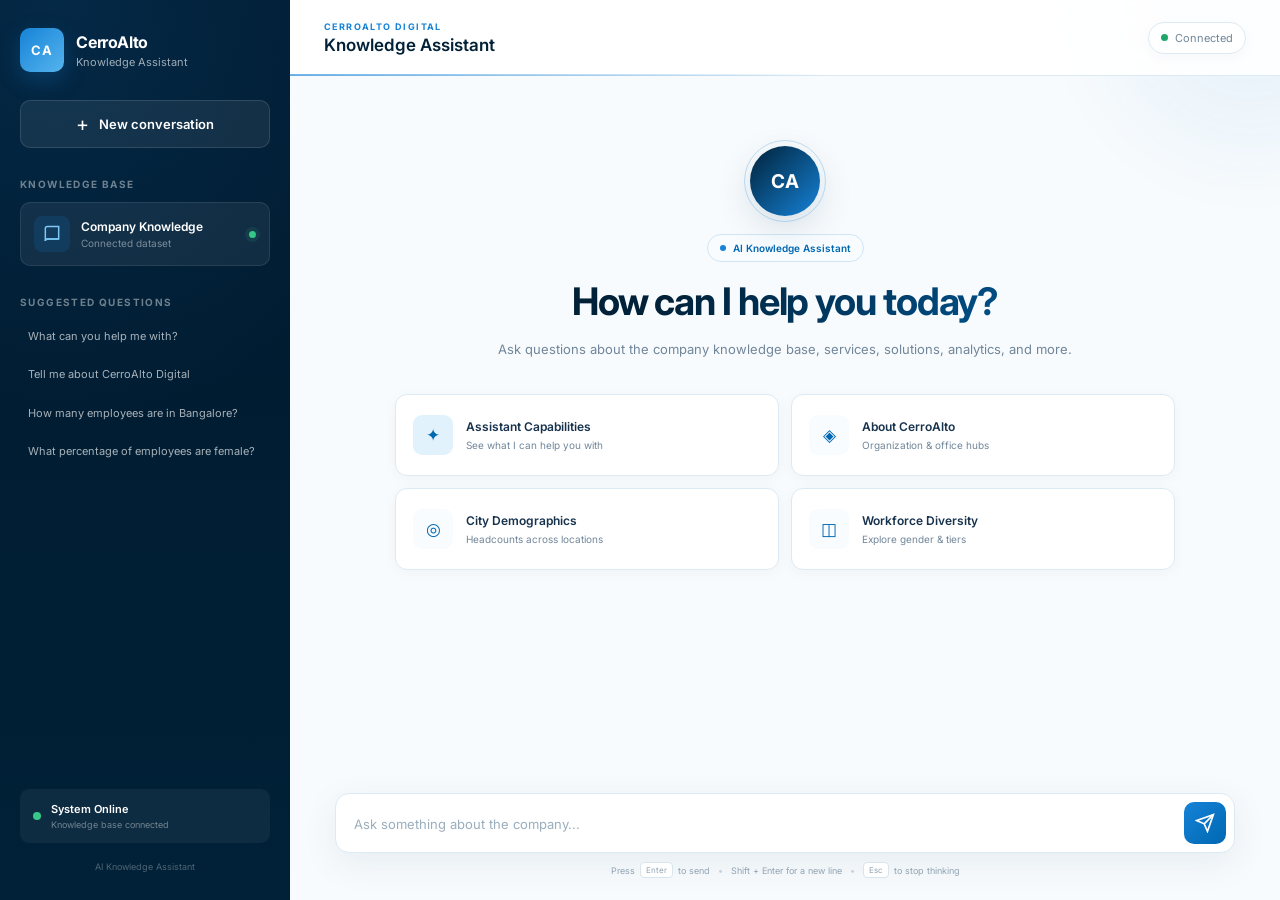
<file: index.html>
<!DOCTYPE html>
<html lang="en">
<head>
    <meta charset="UTF-8">
    <meta name="viewport" content="width=device-width, initial-scale=1.0">
    <meta name="description" content="CerroAlto Digital AI Knowledge Assistant - Instant enterprise answers and employee insights powered by RAG and analytics.">

    <title>CerroAlto Knowledge Assistant</title>

    <link rel="preconnect" href="https://fonts.googleapis.com">
    <link rel="preconnect" href="https://fonts.gstatic.com" crossorigin>

    <link
        href="https://fonts.googleapis.com/css2?family=Inter:wght@400;500;600;700&display=swap"
        rel="stylesheet"
    >

    <link rel="stylesheet" href="style.css">
</head>

<body>

<div class="app">

    <!-- ================= SIDEBAR ================= -->

    <aside class="sidebar">

        <div class="sidebar-top">

            <!-- Brand -->
            <div class="brand">

                <div class="brand-mark">
                    CA
                </div>

                <div class="brand-text">
                    <h1>CerroAlto</h1>
                    <span>Knowledge Assistant</span>
                </div>

            </div>


            <!-- New Chat -->
            <button class="new-chat-btn" onclick="newChat()">

                <span class="plus-icon">+</span>

                <span>New conversation</span>

            </button>


            <!-- Knowledge Base -->
            <div class="sidebar-section">

                <div class="section-label">
                    KNOWLEDGE BASE
                </div>

                <div class="dataset-card">

                    <div class="dataset-icon">
                        <svg
                            width="20"
                            height="20"
                            viewBox="0 0 24 24"
                            fill="none"
                            stroke="currentColor"
                            stroke-width="1.8"
                        >
                            <path d="M4 5.5A2.5 2.5 0 0 1 6.5 3H20v15H6.5A2.5 2.5 0 0 0 4 20.5v-15Z"/>
                            <path d="M4 20.5A2.5 2.5 0 0 1 6.5 18H20"/>
                        </svg>
                    </div>

                    <div class="dataset-info">

                        <strong>Company Knowledge</strong>

                        <span>Connected dataset</span>

                    </div>

                    <div class="status-dot"></div>

                </div>

            </div>


            <!-- Suggested Questions -->

            <div class="sidebar-section">

                <div class="section-label">
                    SUGGESTED QUESTIONS
                </div>

                <div class="sidebar-suggestions">

                    <button onclick="useExample('What can you help me with?')">
                        What can you help me with?
                    </button>

                    <button onclick="useExample('Tell me about CerroAlto Digital')">
                        Tell me about CerroAlto Digital
                    </button>

                    <button onclick="useExample('How many employees are in Bangalore?')">
                        How many employees are in Bangalore?
                    </button>

                    <button onclick="useExample('What percentage of employees are female?')">
                        What percentage of employees are female?
                    </button>

                </div>

            </div>

        </div>


        <!-- Sidebar bottom -->

        <div class="sidebar-bottom">

            <div class="system-status">

                <span class="status-indicator"></span>

                <div>
                    <strong>System Online</strong>
                    <small>Knowledge base connected</small>
                </div>

            </div>

            <div class="sidebar-footer">
                AI Knowledge Assistant
            </div>

        </div>

    </aside>


    <!-- ================= MAIN AREA ================= -->

    <main class="main">

        <!-- Background decoration -->

        <div class="background-shape shape-one"></div>
        <div class="background-shape shape-two"></div>


        <!-- Header -->

        <header class="topbar">

            <div class="mobile-menu" onclick="toggleSidebar()">
                ☰
            </div>

            <div class="header-title">

                <span class="header-eyebrow">
                    CERROALTO DIGITAL
                </span>

                <h2>Knowledge Assistant</h2>

            </div>


            <div class="connection-status">

                <span class="connection-dot"></span>

                <span>Connected</span>

            </div>

        </header>


        <!-- Chat -->

        <section class="chat-container" id="chatContainer">

            <!-- Welcome -->

            <div class="welcome" id="welcome">

                <div class="welcome-mark">
                    CA
                </div>

                <div class="welcome-badge">

                    <span class="badge-dot"></span>

                    AI Knowledge Assistant

                </div>

                <h1>
                    How can I help you today?
                </h1>

                <p>
                    Ask questions about the company knowledge base,
                    services, solutions, analytics, and more.
                </p>


                <!-- Suggestion cards -->

                <div class="suggestion-grid">

                    <button
                        class="suggestion-card"
                        onclick="useExample('What can you help me with?')"
                    >

                        <div class="suggestion-icon blue">
                            ✦
                        </div>

                        <div>
                            <strong>Assistant Capabilities</strong>
                            <span>See what I can help you with</span>
                        </div>

                    </button>


                    <button
                        class="suggestion-card"
                        onclick="useExample('Tell me about CerroAlto Digital')"
                    >

                        <div class="suggestion-icon">
                            ◈
                        </div>

                        <div>
                            <strong>About CerroAlto</strong>
                            <span>Organization & office hubs</span>
                        </div>

                    </button>


                    <button
                        class="suggestion-card"
                        onclick="useExample('How many employees are in Bangalore?')"
                    >

                        <div class="suggestion-icon">
                            ◎
                        </div>

                        <div>
                            <strong>City Demographics</strong>
                            <span>Headcounts across locations</span>
                        </div>

                    </button>


                    <button
                        class="suggestion-card"
                        onclick="useExample('What percentage of employees are female?')"
                    >

                        <div class="suggestion-icon">
                            ◫
                        </div>

                        <div>
                            <strong>Workforce Diversity</strong>
                            <span>Explore gender & tiers</span>
                        </div>

                    </button>

                </div>

            </div>


            <!-- Messages -->

            <div
                class="chat-messages"
                id="chatMessages"
            ></div>

        </section>


        <!-- ================= INPUT AREA ================= -->

        <div class="input-wrapper">

            <!-- Stop Generating / Thinking Button Container -->
            <div class="stop-generating-container" id="stopContainer" style="display: none;">
                <button
                    type="button"
                    class="stop-button-pill"
                    id="stopPillButton"
                    onclick="stopThinking()"
                    aria-label="Stop thinking"
                    title="Stop thinking (Esc)"
                >
                    <svg
                        class="stop-pill-icon"
                        width="12"
                        height="12"
                        viewBox="0 0 24 24"
                        fill="currentColor"
                        aria-hidden="true"
                    >
                        <rect x="5" y="5" width="14" height="14" rx="2"></rect>
                    </svg>
                    <span>Stop thinking</span>
                </button>
            </div>

            <div class="input-container">

                <textarea
                    id="questionInput"
                    placeholder="Ask something about the company..."
                    rows="1"
                    onkeydown="handleKey(event)"
                ></textarea>


                <button
                    class="send-button"
                    id="sendButton"
                    onclick="handleSendOrStop()"
                    aria-label="Send question"
                    title="Send question"
                >

                    <svg
                        class="send-icon"
                        width="20"
                        height="20"
                        viewBox="0 0 24 24"
                        fill="none"
                        stroke="currentColor"
                        stroke-width="2"
                        aria-hidden="true"
                    >
                        <path d="M22 2L11 13"></path>
                        <path d="M22 2L15 22L11 13L2 9L22 2Z"></path>
                    </svg>

                    <svg
                        class="stop-icon"
                        width="16"
                        height="16"
                        viewBox="0 0 24 24"
                        fill="currentColor"
                        style="display: none;"
                        aria-hidden="true"
                    >
                        <rect x="5" y="5" width="14" height="14" rx="2"></rect>
                    </svg>

                </button>

            </div>


            <div class="input-hint">

                <span>Press</span>

                <kbd>Enter</kbd>

                <span>to send</span>

                <span class="separator">•</span>

                <span>Shift + Enter for a new line</span>

                <span class="separator">•</span>

                <kbd>Esc</kbd>

                <span>to stop thinking</span>

            </div>

        </div>

    </main>

</div>


<script src="script.js"></script>

</body>
</html>
</file>
<file: style.css>
/* =========================================================
   CERROALTO KNOWLEDGE ASSISTANT
   Corporate Light Blue Theme
   ========================================================= */


/* ================= COLOR SYSTEM (UNCHANGED) ================= */

:root {

    --ca-primary: #1683D8;

    --ca-primary-dark: #0067B1;

    --ca-navy: #002138;

    --ca-deep-navy: #01192d;

    --ca-text: #17324D;

    --ca-muted: #71869A;

    --ca-light-blue: #f8fcff;

    --ca-pale-blue: #F5FAFE;

    --ca-background: #F8FBFD;

    --ca-white: #FFFFFF;

    --ca-border: #DCEAF4;

    --ca-success: #20A66A;

    --ca-shadow:
        0 8px 30px rgba(0, 59, 100, 0.07);

    --ca-shadow-hover:
        0 14px 35px rgba(0, 59, 100, 0.12);

}


/* ================= RESET ================= */

* {
    margin: 0;
    padding: 0;
    box-sizing: border-box;
}


html,
body {
    width: 100%;
    height: 100%;
}


body {

    font-family: "Inter", Arial, sans-serif;

    background:
        radial-gradient(
            circle at 80% 10%,
            rgba(22, 131, 216, 0.07),
            transparent 30%
        ),
        var(--ca-background);

    color: var(--ca-text);

    overflow: hidden;

    -webkit-font-smoothing: antialiased;
}


::selection {

    background: rgba(22, 131, 216, 0.15);

}


button:focus-visible,
textarea:focus-visible {

    outline: 2px solid var(--ca-primary);

    outline-offset: 2px;

}


/* ================= APP ================= */

.app {

    display: flex;

    width: 100%;
    height: 100vh;

}


/* =========================================================
   SIDEBAR
   ========================================================= */

.sidebar {

    width: 290px;

    height: 100vh;

    display: flex;
    flex-direction: column;
    justify-content: space-between;

    background:
        linear-gradient(
            180deg,
            var(--ca-deep-navy),
            var(--ca-navy)
        );

    color: white;

    padding: 28px 20px;

    position: relative;

    z-index: 10;

    overflow-y: auto;

}


/* Soft glow at the top of the sidebar */

.sidebar::before {

    content: "";

    position: absolute;

    inset: 0;

    pointer-events: none;

    background:
        radial-gradient(
            circle at 20% 0%,
            rgba(22, 131, 216, 0.15),
            transparent 45%
        );

}


.sidebar > * {

    position: relative;

}


/* ================= BRAND ================= */

.brand {

    display: flex;

    align-items: center;

    gap: 12px;

    margin-bottom: 28px;

}


.brand-mark {

    width: 44px;
    height: 44px;

    border-radius: 10px;

    display: flex;
    align-items: center;
    justify-content: center;

    background:
        linear-gradient(
            135deg,
            #1683D8,
            #55B4ED
        );

    color: white;

    font-size: 13px;

    font-weight: 700;

    letter-spacing: 1px;

    box-shadow:
        0 8px 22px rgba(22, 131, 216, 0.25);

    transition: transform 0.3s ease;

}


.brand:hover .brand-mark {

    transform: rotate(-4deg) scale(1.05);

}


.brand-text h1 {

    font-size: 16px;

    font-weight: 700;

    letter-spacing: -0.2px;

}


.brand-text span {

    display: block;

    margin-top: 3px;

    font-size: 11px;

    color: rgba(255, 255, 255, 0.62);

}


/* ================= NEW CHAT ================= */

.new-chat-btn {

    width: 100%;

    height: 48px;

    border: 1px solid rgba(255,255,255,0.12);

    border-radius: 10px;

    background: rgba(255,255,255,0.07);

    color: white;

    display: flex;

    align-items: center;

    justify-content: center;

    gap: 10px;

    font-family: inherit;

    font-size: 13px;

    font-weight: 600;

    cursor: pointer;

    transition: 0.25s ease;

}


.new-chat-btn:hover {

    background: rgba(255,255,255,0.13);

    border-color: rgba(255,255,255,0.22);

    transform: translateY(-1px);

}


.new-chat-btn:active {

    transform: translateY(0);

}


.plus-icon {

    font-size: 20px;

    font-weight: 400;

    line-height: 1;

    transition: transform 0.3s ease;

}


.new-chat-btn:hover .plus-icon {

    transform: rotate(90deg);

}


/* ================= SIDEBAR SECTIONS ================= */

.sidebar-section {

    margin-top: 30px;

}


.section-label {

    color: rgba(255,255,255,0.43);

    font-size: 10px;

    font-weight: 700;

    letter-spacing: 1.4px;

    margin-bottom: 12px;

}


/* ================= DATASET CARD ================= */

.dataset-card {

    display: flex;

    align-items: center;

    gap: 11px;

    padding: 13px;

    border-radius: 10px;

    background: rgba(255,255,255,0.065);

    border: 1px solid rgba(255,255,255,0.09);

    transition: 0.25s ease;

}


.dataset-card:hover {

    background: rgba(255,255,255,0.09);

    border-color: rgba(255,255,255,0.16);

}


.dataset-icon {

    width: 36px;
    height: 36px;

    border-radius: 8px;

    display: flex;
    align-items: center;
    justify-content: center;

    color: #7CC7F5;

    background: rgba(22,131,216,0.15);

}


.dataset-info {

    flex: 1;

}


.dataset-info strong {

    display: block;

    font-size: 12px;

    font-weight: 600;

}


.dataset-info span {

    display: block;

    margin-top: 3px;

    font-size: 10px;

    color: rgba(255,255,255,0.45);

}


.status-dot {

    width: 7px;
    height: 7px;

    border-radius: 50%;

    background: #35C889;

    box-shadow: 0 0 0 4px rgba(53,200,137,0.1);

    animation: pulseGreen 2.4s ease-in-out infinite;

}


@keyframes pulseGreen {

    0%, 100% {
        box-shadow: 0 0 0 4px rgba(53,200,137,0.1);
    }

    50% {
        box-shadow: 0 0 0 8px rgba(53,200,137,0);
    }

}


/* ================= SUGGESTIONS ================= */

.sidebar-suggestions {

    display: flex;

    flex-direction: column;

    gap: 5px;

}


.sidebar-suggestions button {

    border: 0;

    background: transparent;

    color: rgba(255,255,255,0.66);

    text-align: left;

    padding: 9px 8px;

    border-radius: 7px;

    font-family: inherit;

    font-size: 11px;

    line-height: 1.4;

    cursor: pointer;

    transition: 0.2s ease;

}


.sidebar-suggestions button:hover {

    color: white;

    background: rgba(255,255,255,0.07);

    padding-left: 12px;

    box-shadow: inset 2px 0 0 var(--ca-primary);

}


/* ================= SIDEBAR BOTTOM ================= */

.system-status {

    display: flex;

    align-items: center;

    gap: 10px;

    padding: 13px;

    border-radius: 9px;

    background: rgba(255,255,255,0.05);

}


.status-indicator {

    width: 8px;
    height: 8px;

    border-radius: 50%;

    background: #35C889;

    animation: pulseGreen 2.4s ease-in-out infinite;

}


.system-status strong {

    display: block;

    font-size: 11px;

    font-weight: 600;

}


.system-status small {

    display: block;

    margin-top: 3px;

    font-size: 9px;

    color: rgba(255,255,255,0.42);

}


.sidebar-footer {

    margin-top: 18px;

    text-align: center;

    font-size: 9px;

    color: rgba(255,255,255,0.3);

}


/* =========================================================
   MAIN
   ========================================================= */

.main {

    flex: 1;

    min-width: 0;

    height: 100vh;

    position: relative;

    display: flex;

    flex-direction: column;

    background: var(--ca-background);

    overflow: hidden;

}


/* ================= BACKGROUND SHAPES ================= */

.background-shape {

    position: absolute;

    pointer-events: none;

    border-radius: 50%;

    filter: blur(1px);

}


.shape-one {

    width: 420px;
    height: 420px;

    right: -180px;
    top: -200px;

    background:
        radial-gradient(
            circle,
            rgba(22,131,216,0.09),
            transparent 68%
        );

    animation: drift 14s ease-in-out infinite;

}


.shape-two {

    width: 350px;
    height: 350px;

    left: 20%;
    bottom: -250px;

    background:
        radial-gradient(
            circle,
            rgba(22,131,216,0.045),
            transparent 68%
        );

    animation: drift 18s ease-in-out infinite reverse;

}


@keyframes drift {

    0%, 100% {
        transform: translate(0, 0);
    }

    50% {
        transform: translate(-24px, 18px);
    }

}


/* =========================================================
   TOPBAR
   ========================================================= */

.topbar {

    height: 76px;

    flex-shrink: 0;

    display: flex;

    align-items: center;

    justify-content: space-between;

    padding: 0 34px;

    background: rgba(255,255,255,0.9);

    border-bottom: 1px solid var(--ca-border);

    backdrop-filter: blur(12px);

    position: relative;

    z-index: 5;

}


/* Thin accent line under the header */

.topbar::after {

    content: "";

    position: absolute;

    left: 0;
    right: 0;
    bottom: -1px;

    height: 2px;

    background:
        linear-gradient(
            90deg,
            var(--ca-primary),
            transparent 55%
        );

    opacity: 0.6;

}


.header-eyebrow {

    display: block;

    margin-bottom: 3px;

    color: var(--ca-primary);

    font-size: 9px;

    font-weight: 700;

    letter-spacing: 1.4px;

}


.header-title h2 {

    font-size: 17px;

    font-weight: 600;

    color: var(--ca-navy);

}


.connection-status {

    display: flex;

    align-items: center;

    gap: 7px;

    padding: 8px 12px;

    border: 1px solid var(--ca-border);

    border-radius: 20px;

    background: white;

    color: var(--ca-muted);

    font-size: 11px;

    box-shadow: 0 3px 14px rgba(0,59,100,0.035);

}


.connection-dot {

    width: 7px;
    height: 7px;

    border-radius: 50%;

    background: var(--ca-success);

    animation: pulseSuccess 2.4s ease-in-out infinite;

}


@keyframes pulseSuccess {

    0%, 100% {
        box-shadow: 0 0 0 0 rgba(32,166,106,0.35);
    }

    50% {
        box-shadow: 0 0 0 5px rgba(32,166,106,0);
    }

}


/* Mobile menu */

.mobile-menu {

    display: none;

}


/* =========================================================
   CHAT AREA
   ========================================================= */

.chat-container {

    flex: 1;

    overflow-y: auto;

    position: relative;

    z-index: 2;

    padding: 50px 30px 170px;

    scroll-behavior: smooth;

}


.chat-container::-webkit-scrollbar {

    width: 6px;

}


.chat-container::-webkit-scrollbar-thumb {

    background: #D8E6EF;

    border-radius: 20px;

}


.chat-container::-webkit-scrollbar-thumb:hover {

    background: #BFDCEF;

}


/* ================= WELCOME ================= */

.welcome {

    max-width: 780px;

    margin: 20px auto 0;

    text-align: center;

}


.welcome-mark {

    position: relative;

    width: 70px;
    height: 70px;

    margin: 0 auto 18px;

    border-radius: 50%;

    display: flex;
    align-items: center;
    justify-content: center;

    background:
        linear-gradient(
            135deg,
            var(--ca-navy),
            var(--ca-primary)
        );

    color: white;

    font-size: 19px;

    font-weight: 700;

    letter-spacing: 1px;

    box-shadow:
        0 12px 35px rgba(0,59,100,0.15);

    animation: floatMark 4s ease-in-out infinite;

}


/* Expanding ring around the logo */

.welcome-mark::after {

    content: "";

    position: absolute;

    inset: -6px;

    border-radius: 50%;

    border: 1px solid rgba(22,131,216,0.25);

    animation: ringOut 2.8s ease-out infinite;

}


@keyframes floatMark {

    0%, 100% {
        transform: translateY(0);
    }

    50% {
        transform: translateY(-6px);
    }

}


@keyframes ringOut {

    0% {
        transform: scale(0.95);
        opacity: 0.9;
    }

    100% {
        transform: scale(1.45);
        opacity: 0;
    }

}


.welcome-badge {

    display: inline-flex;

    align-items: center;

    gap: 7px;

    padding: 7px 12px;

    border: 1px solid #CFE6F5;

    border-radius: 30px;

    background: var(--ca-light-blue);

    color: var(--ca-primary-dark);

    font-size: 10px;

    font-weight: 600;

}


.badge-dot {

    width: 6px;
    height: 6px;

    border-radius: 50%;

    background: var(--ca-primary);

    animation: pulseDot 2s ease-in-out infinite;

}


@keyframes pulseDot {

    0%, 100% {
        opacity: 1;
    }

    50% {
        opacity: 0.35;
    }

}


.welcome h1 {

    margin-top: 17px;

    font-size: clamp(26px, 3vw, 38px);

    line-height: 1.2;

    letter-spacing: -1.1px;

    color: var(--ca-navy);

    background:
        linear-gradient(
            135deg,
            var(--ca-navy) 35%,
            var(--ca-primary-dark)
        );

    -webkit-background-clip: text;
    background-clip: text;

    -webkit-text-fill-color: transparent;

}


.welcome > p {

    max-width: 590px;

    margin: 13px auto 34px;

    color: var(--ca-muted);

    font-size: 13px;

    line-height: 1.7;

}


/* =========================================================
   SUGGESTION GRID
   ========================================================= */

.suggestion-grid {

    display: grid;

    grid-template-columns: repeat(2, 1fr);

    gap: 12px;

    text-align: left;

}


.suggestion-card {

    min-height: 82px;

    padding: 17px;

    display: flex;

    align-items: center;

    gap: 13px;

    border: 1px solid var(--ca-border);

    border-radius: 12px;

    background: white;

    box-shadow: 0 3px 14px rgba(0,59,100,0.035);

    font-family: inherit;

    cursor: pointer;

    text-align: left;

    animation: riseIn 0.5s ease both;

    transition:
        transform 0.25s ease,
        box-shadow 0.25s ease,
        border-color 0.25s ease;

}


.suggestion-card:nth-child(1) { animation-delay: 0.05s; }
.suggestion-card:nth-child(2) { animation-delay: 0.12s; }
.suggestion-card:nth-child(3) { animation-delay: 0.19s; }
.suggestion-card:nth-child(4) { animation-delay: 0.26s; }


@keyframes riseIn {

    from {
        opacity: 0;
        transform: translateY(14px);
    }

    to {
        opacity: 1;
        transform: translateY(0);
    }

}


.suggestion-card:hover {

    transform: translateY(-3px);

    border-color: #BFDCEF;

    box-shadow: var(--ca-shadow-hover);

}


.suggestion-icon {

    flex-shrink: 0;

    width: 40px;
    height: 40px;

    display: flex;

    align-items: center;
    justify-content: center;

    border-radius: 9px;

    background: var(--ca-light-blue);

    color: var(--ca-primary-dark);

    font-size: 17px;

    transition: 0.25s ease;

}


.suggestion-icon.blue {

    background: #E2F2FC;

}


.suggestion-card:hover .suggestion-icon,
.suggestion-card:hover .suggestion-icon.blue {

    background: var(--ca-primary);

    color: white;

    transform: scale(1.08);

}


.suggestion-card strong {

    display: block;

    color: var(--ca-text);

    font-size: 12px;

    font-weight: 600;

}


.suggestion-card span {

    display: block;

    margin-top: 5px;

    color: var(--ca-muted);

    font-size: 10px;

}


/* =========================================================
   CHAT MESSAGES
   ========================================================= */

.chat-messages {

    max-width: 900px;

    margin: 0 auto;

}


.message {

    display: flex;

    align-items: flex-start;

    gap: 14px;

    margin-bottom: 26px;

    animation: messageIn 0.35s ease both;

}

/* Place the user's bubble and avatar on the right. Assistant replies
   retain the default left-aligned layout. */
.user-message {

    flex-direction: row-reverse;

}


@keyframes messageIn {

    from {
        opacity: 0;
        transform: translateY(10px);
    }

    to {
        opacity: 1;
        transform: translateY(0);
    }

}


/* ================= AVATARS ================= */

.avatar {

    flex-shrink: 0;

    width: 40px;
    height: 40px;

    border-radius: 12px;

    display: flex;

    align-items: center;
    justify-content: center;

    font-size: 10px;

    font-weight: 700;

    letter-spacing: 0.5px;

    color: white;

    box-shadow:
        0 6px 16px rgba(22, 131, 216, 0.25);

}


.avatar svg {

    width: 20px;
    height: 20px;

}


.ai-avatar {

    background:
        linear-gradient(
            135deg,
            var(--ca-navy),
            var(--ca-primary)
        );

}


.user-avatar {

    background:
        linear-gradient(
            135deg,
            var(--ca-primary-dark),
            var(--ca-primary)
        );

}


/* ================= MESSAGE CARD ================= */

.message-content {

    max-width: 760px;

    min-width: 0;

    padding: 12px 18px 14px;

    background: var(--ca-white);

    border: 1px solid var(--ca-border);

    border-radius: 4px 16px 16px 16px;

    box-shadow: 0 3px 14px rgba(0,59,100,0.035);

}


.user-message .message-content {

    background: var(--ca-light-blue);

    border-color: #CFE6F5;

    border-radius: 16px 4px 16px 16px;

}


.message-name {

    margin: 0 0 6px;

    color: var(--ca-navy);

    font-size: 11px;

    font-weight: 700;

    letter-spacing: 0.2px;

}


.message-text {

    color: #40596E;

    font-size: 13px;

    line-height: 1.7;

    white-space: pre-wrap;

    overflow-wrap: anywhere;

}


/* =========================================================
   TYPING INDICATOR
   ========================================================= */

.typing {

    display: flex;

    align-items: center;

    gap: 4px;

    height: 26px;

}


.typing span {

    width: 6px;
    height: 6px;

    border-radius: 50%;

    background: var(--ca-primary);

    animation: typing 1.2s infinite ease-in-out;

}


.typing span:nth-child(2) {
    animation-delay: 0.15s;
}


.typing span:nth-child(3) {
    animation-delay: 0.3s;
}


@keyframes typing {

    0%, 60%, 100% {
        transform: translateY(0);
        opacity: 0.4;
    }

    30% {
        transform: translateY(-4px);
        opacity: 1;
    }

}


/* ================= THINKING ROW & INLINE STOP ================= */

.thinking-row {

    display: flex;

    align-items: center;

    gap: 9px;

    flex-wrap: wrap;

    min-height: 26px;

}


.thinking-text {

    font-size: 12px;

    color: var(--ca-muted);

    font-weight: 500;

}


.inline-stop-btn {

    display: inline-flex;

    align-items: center;

    gap: 5px;

    padding: 3px 9px;

    background: #FFFFFF;

    border: 1px solid #D5E4EE;

    border-radius: 6px;

    color: var(--ca-text);

    font-family: inherit;

    font-size: 11px;

    font-weight: 600;

    cursor: pointer;

    transition: all 0.18s ease;

}


.inline-stop-btn svg {

    color: #E11D48;

    flex-shrink: 0;

}


.inline-stop-btn:hover {

    background: #FFF1F2;

    border-color: #FECDD3;

    color: #BE123C;

    transform: translateY(-1px);

    box-shadow: 0 2px 8px rgba(225, 29, 72, 0.12);

}


.inline-stop-btn:active {

    transform: translateY(0);

}


/* Stopped Message Badge */

.message-stopped {

    display: inline-flex;

    align-items: center;

    gap: 6px;

    padding: 6px 12px;

    background: #F1F6F9;

    border: 1px solid #DCE6ED;

    border-radius: 6px;

    color: #647B91;

    font-size: 12px;

    font-weight: 500;

    font-style: italic;

}


.message-stopped svg {

    color: #8DA1B2;

    flex-shrink: 0;

}


/* =========================================================
   INPUT AREA
   ========================================================= */

.input-wrapper {

    position: absolute;

    left: 0;
    right: 0;
    bottom: 0;

    z-index: 8;

    padding: 20px 30px 22px;

    background:
        linear-gradient(
            to top,
            var(--ca-background) 75%,
            transparent
        );

}


.input-container {

    max-width: 900px;

    margin: 0 auto;

    display: flex;

    align-items: flex-end;

    gap: 10px;

    padding: 8px 8px 8px 18px;

    background: white;

    border: 1px solid var(--ca-border);

    border-radius: 14px;

    box-shadow:
        0 10px 35px rgba(0,59,100,0.08);

    transition: 0.2s ease;

}


.input-container:focus-within {

    border-color: #9DCCE8;

    box-shadow:
        0 12px 40px rgba(0,103,177,0.12),
        0 0 0 4px rgba(22,131,216,0.09);

}


textarea {

    flex: 1;

    min-width: 0;

    max-height: 120px;

    resize: none;

    border: none;

    outline: none;

    padding: 10px 0;

    background: transparent;

    font-family: inherit;

    font-size: 13px;

    color: var(--ca-text);

    line-height: 1.5;

}


textarea:focus-visible {

    outline: none;

}


textarea::placeholder {

    color: #9AAEBD;

}


/* ================= SEND BUTTON ================= */

.send-button {

    flex-shrink: 0;

    width: 42px;
    height: 42px;

    border: none;

    border-radius: 10px;

    display: flex;

    align-items: center;
    justify-content: center;

    background:
        linear-gradient(
            135deg,
            var(--ca-primary),
            var(--ca-primary-dark)
        );

    color: white;

    cursor: pointer;

    transition: 0.2s ease;

}


.send-button svg {

    transition: transform 0.2s ease;

}


.send-button:hover {

    transform: translateY(-1px);

    box-shadow:
        0 6px 16px rgba(22,131,216,0.25);

}


.send-button:hover svg {

    transform: translate(2px, -2px);

}


.send-button:active {

    transform: translateY(0) scale(0.96);

}


.send-button:disabled {

    opacity: 0.5;

    cursor: not-allowed;

    transform: none;

}


.send-button:disabled svg {

    transform: none;

}


/* ================= STOP GENERATING BUTTONS ================= */

.stop-generating-container {

    max-width: 900px;

    margin: 0 auto 10px;

    display: flex;

    justify-content: center;

    align-items: center;

    animation: stopFadeSlideUp 0.22s cubic-bezier(0.16, 1, 0.3, 1);

}


@keyframes stopFadeSlideUp {

    from {
        opacity: 0;
        transform: translateY(8px);
    }

    to {
        opacity: 1;
        transform: translateY(0);
    }

}


.stop-button-pill {

    display: inline-flex;

    align-items: center;

    gap: 8px;

    padding: 8px 18px;

    background: rgba(255, 255, 255, 0.98);

    border: 1px solid #D0E1ED;

    border-radius: 9999px;

    color: var(--ca-navy);

    font-family: inherit;

    font-size: 12px;

    font-weight: 600;

    cursor: pointer;

    box-shadow:
        0 4px 18px rgba(0, 59, 100, 0.08),
        0 1px 3px rgba(0, 0, 0, 0.04);

    transition: all 0.2s cubic-bezier(0.16, 1, 0.3, 1);

    backdrop-filter: blur(10px);

}


.stop-button-pill .stop-pill-icon {

    color: #E11D48;

    flex-shrink: 0;

    transition: transform 0.2s ease;

}


.stop-button-pill:hover {

    background: #FFFFFF;

    border-color: #B2CEE0;

    color: #001625;

    transform: translateY(-1px);

    box-shadow:
        0 8px 24px rgba(0, 59, 100, 0.12),
        0 2px 6px rgba(0, 0, 0, 0.04);

}


.stop-button-pill:hover .stop-pill-icon {

    transform: scale(1.15);

}


.stop-button-pill:active {

    transform: translateY(0) scale(0.98);

}


/* Transform Send Button when is-generating */

.send-button.is-generating {

    background: #002138;

    border: 1px solid rgba(255, 255, 255, 0.15);

    box-shadow: 0 4px 14px rgba(0, 33, 56, 0.35);

    animation: stopPulse 2s infinite ease-in-out;

}


.send-button.is-generating .stop-icon {

    color: #FFFFFF;

    transition: transform 0.2s ease;

}


.send-button.is-generating:hover {

    background: #E11D48;

    border-color: #E11D48;

    box-shadow: 0 6px 20px rgba(225, 29, 72, 0.35);

    transform: translateY(-1px) scale(1.02);

}


.send-button.is-generating:hover .stop-icon {

    transform: scale(1.12);

}


@keyframes stopPulse {

    0% {
        box-shadow: 0 0 0 0 rgba(0, 33, 56, 0.4);
    }

    70% {
        box-shadow: 0 0 0 7px rgba(0, 33, 56, 0);
    }

    100% {
        box-shadow: 0 0 0 0 rgba(0, 33, 56, 0);
    }

}


/* ================= INPUT HINT ================= */

.input-hint {

    max-width: 900px;

    margin: 9px auto 0;

    display: flex;

    align-items: center;

    justify-content: center;

    gap: 5px;

    color: #91A4B3;

    font-size: 9px;

}


.input-hint kbd {

    padding: 2px 5px;

    border: 1px solid #D9E5EC;

    border-radius: 4px;

    background: white;

    font-family: inherit;

    font-size: 8px;

}


.separator {

    margin: 0 3px;

    color: #C2D0D9;

}


/* =========================================================
   RESPONSIVE
   ========================================================= */

@media (max-width: 900px) {

    .sidebar {

        width: 250px;

    }

    .topbar {

        padding: 0 22px;

    }

    .chat-container {

        padding-left: 20px;
        padding-right: 20px;

    }

}


@media (max-width: 720px) {

    body {
        overflow: hidden;
    }


    .sidebar {

        position: fixed;

        left: -290px;

        top: 0;

        bottom: 0;

        width: 280px;

        transition: left 0.3s ease;

        box-shadow:
            8px 0 30px rgba(0,0,0,0.12);

    }


    .sidebar.active {

        left: 0;

    }


    .main {

        width: 100%;

    }


    .mobile-menu {

        display: block;

        margin-right: 12px;

        font-size: 20px;

        color: var(--ca-navy);

        cursor: pointer;

    }


    .header-title {

        flex: 1;

    }


    .header-eyebrow {

        font-size: 8px;

    }


    .header-title h2 {

        font-size: 15px;

    }


    .connection-status span:last-child {

        display: none;

    }


    .suggestion-grid {

        grid-template-columns: 1fr;

    }


    .welcome {

        margin-top: 10px;

    }


    .welcome h1 {

        font-size: 27px;

    }


    .input-wrapper {

        padding-left: 15px;
        padding-right: 15px;

    }


    .input-hint {

        display: none;

    }

}


@media (max-width: 480px) {

    .topbar {

        height: 68px;

        padding: 0 16px;

    }


    .chat-container {

        padding:
            35px
            14px
            150px;

    }


    .welcome > p {

        font-size: 12px;

    }


    .welcome-mark {

        width: 60px;
        height: 60px;

    }


    .suggestion-card {

        min-height: 70px;

        padding: 13px;

    }


    .message {

        gap: 10px;

    }


    .avatar {

        width: 36px;
        height: 36px;

    }


    .message-content {

        padding: 10px 14px 12px;

    }


    .input-container {

        border-radius: 12px;

        padding-left: 14px;

    }

}


/* Respect users who prefer reduced motion */

@media (prefers-reduced-motion: reduce) {

    *,
    *::before,
    *::after {

        animation: none !important;

        transition: none !important;

    }

}
</file>
